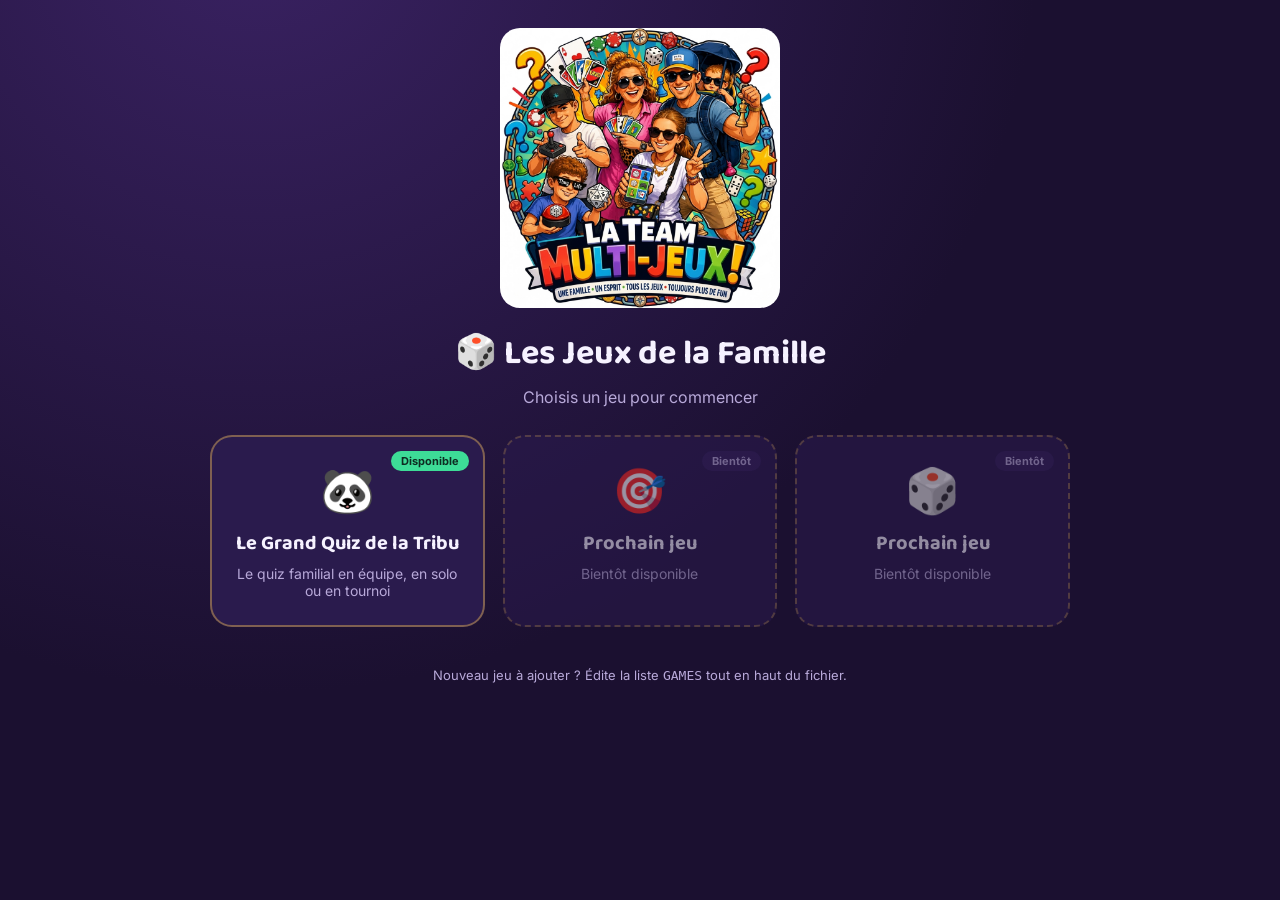
<file: portail.html>
<!DOCTYPE html>
<html lang="fr">
<head>
<meta charset="UTF-8">
<meta name="viewport" content="width=device-width, initial-scale=1.0">
<title>Les Jeux de la Famille</title>
<link rel="manifest" href="./manifest.json">
<link rel="icon" href="./icon-192.png">
<link rel="apple-touch-icon" href="./icon-192.png">
<meta name="theme-color" content="#1b1030">
<link href="https://fonts.googleapis.com/css2?family=Baloo+2:wght@600;700;800&family=Inter:wght@400;600;700&display=swap" rel="stylesheet">
<style>
  :root{
    --bg:#1b1030; --panel:#2a1b4d; --panel-light:#35225e;
    --coral:#ff5d73; --gold:#ffc857; --teal:#3ddc97; --blue:#5b8dee;
    --text:#f6f2ff; --muted:#b8a9d9;
  }
  *{box-sizing:border-box;}
  body{ margin:0; background: radial-gradient(circle at 20% -10%, #3a2263 0%, var(--bg) 55%);
    color:var(--text); font-family:'Inter',sans-serif; min-height:100vh; }
  h1,h2,h3{ font-family:'Baloo 2',sans-serif; }
  #app{ max-width:900px; margin:0 auto; padding:28px 20px 60px; }
  .header{ text-align:center; margin-bottom:28px; }
  .header img{ max-width:280px; width:100%; border-radius:20px; margin-bottom:14px; }
  .header h1{ font-size: clamp(24px,5vw,34px); margin:0 0 6px; }
  .header p{ color:var(--muted); margin:0; }

  .game-grid{ display:grid; grid-template-columns:repeat(auto-fit, minmax(220px,1fr)); gap:18px; margin-top:24px; }
  .game-card{ background:var(--panel); border:2px solid rgba(255,200,87,0.4); border-radius:22px; padding:26px 22px;
    text-align:center; text-decoration:none; color:var(--text); display:block; transition:all .15s ease; position:relative; }
  .game-card.live:hover{ border-color:var(--gold); transform:translateY(-3px); box-shadow:0 10px 24px rgba(0,0,0,0.35); }
  .game-card.soon{ opacity:0.55; cursor:default; border-style:dashed; }
  .game-card .emoji{ font-size:44px; margin-bottom:10px; }
  .game-card h3{ margin:0 0 6px; font-size:20px; }
  .game-card p{ margin:0; color:var(--muted); font-size:14px; }
  .badge{ position:absolute; top:14px; right:14px; font-size:11px; font-weight:700; padding:3px 10px; border-radius:999px; }
  .badge.live{ background:var(--teal); color:#0e2c22; }
  .badge.soon{ background:var(--panel-light); color:var(--muted); }

  footer{ text-align:center; color:var(--muted); font-size:13px; margin-top:40px; }
</style>
</head>
<body>
<div id="app">
  <div class="header">
    <img src="./logo.png" alt="Logo de la famille">
    <h1>🎲 Les Jeux de la Famille</h1>
    <p>Choisis un jeu pour commencer</p>
  </div>
  <div class="game-grid" id="gameGrid"></div>
  <footer>Nouveau jeu à ajouter ? Édite la liste <code>GAMES</code> tout en haut du fichier.</footer>
</div>

<script>
/* ==========================================================
   Pour ajouter un nouveau jeu, ajoute simplement une ligne ici.
   - name   : nom affiché
   - desc   : petite description
   - emoji  : icône
   - url    : lien complet vers le jeu (laisse null si pas encore prêt)
   ========================================================== */
const GAMES = [
  {
    name: "Le Grand Quiz de la Tribu",
    desc: "Le quiz familial en équipe, en solo ou en tournoi",
    emoji: "🐼",
    url: "https://maraisopossum.github.io/FamilleDeOuf/"
  },
  {
    name: "Prochain jeu",
    desc: "Bientôt disponible",
    emoji: "🎯",
    url: null
  },
  {
    name: "Prochain jeu",
    desc: "Bientôt disponible",
    emoji: "🎲",
    url: null
  }
];

const grid = document.getElementById("gameGrid");
grid.innerHTML = GAMES.map(g => {
  const isLive = !!g.url;
  const tag = isLive
    ? `<a class="game-card live" href="${g.url}">`
    : `<div class="game-card soon">`;
  const closeTag = isLive ? "</a>" : "</div>";
  return `
    ${tag}
      <span class="badge ${isLive ? 'live' : 'soon'}">${isLive ? 'Disponible' : 'Bientôt'}</span>
      <div class="emoji">${g.emoji}</div>
      <h3>${g.name}</h3>
      <p>${g.desc}</p>
    ${closeTag}
  `;
}).join("");
</script>
</body>
</html>
</file>
